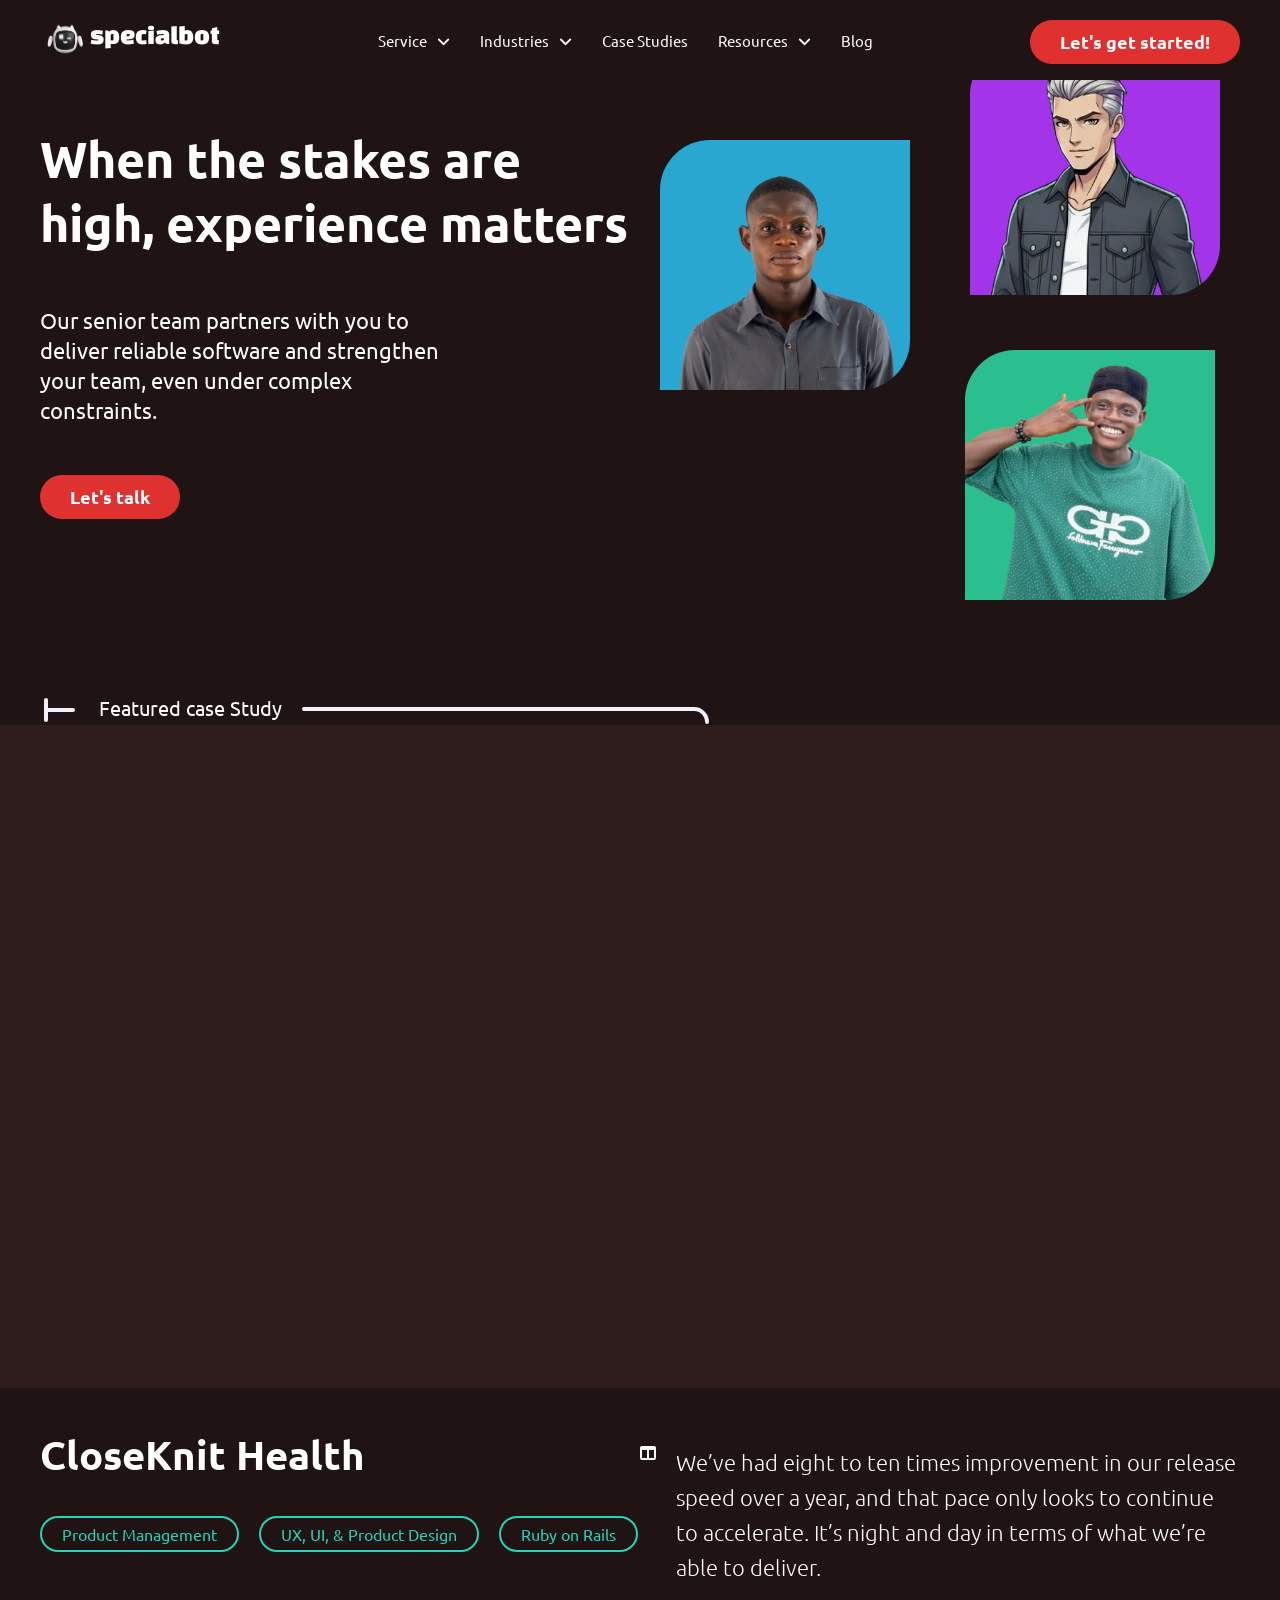
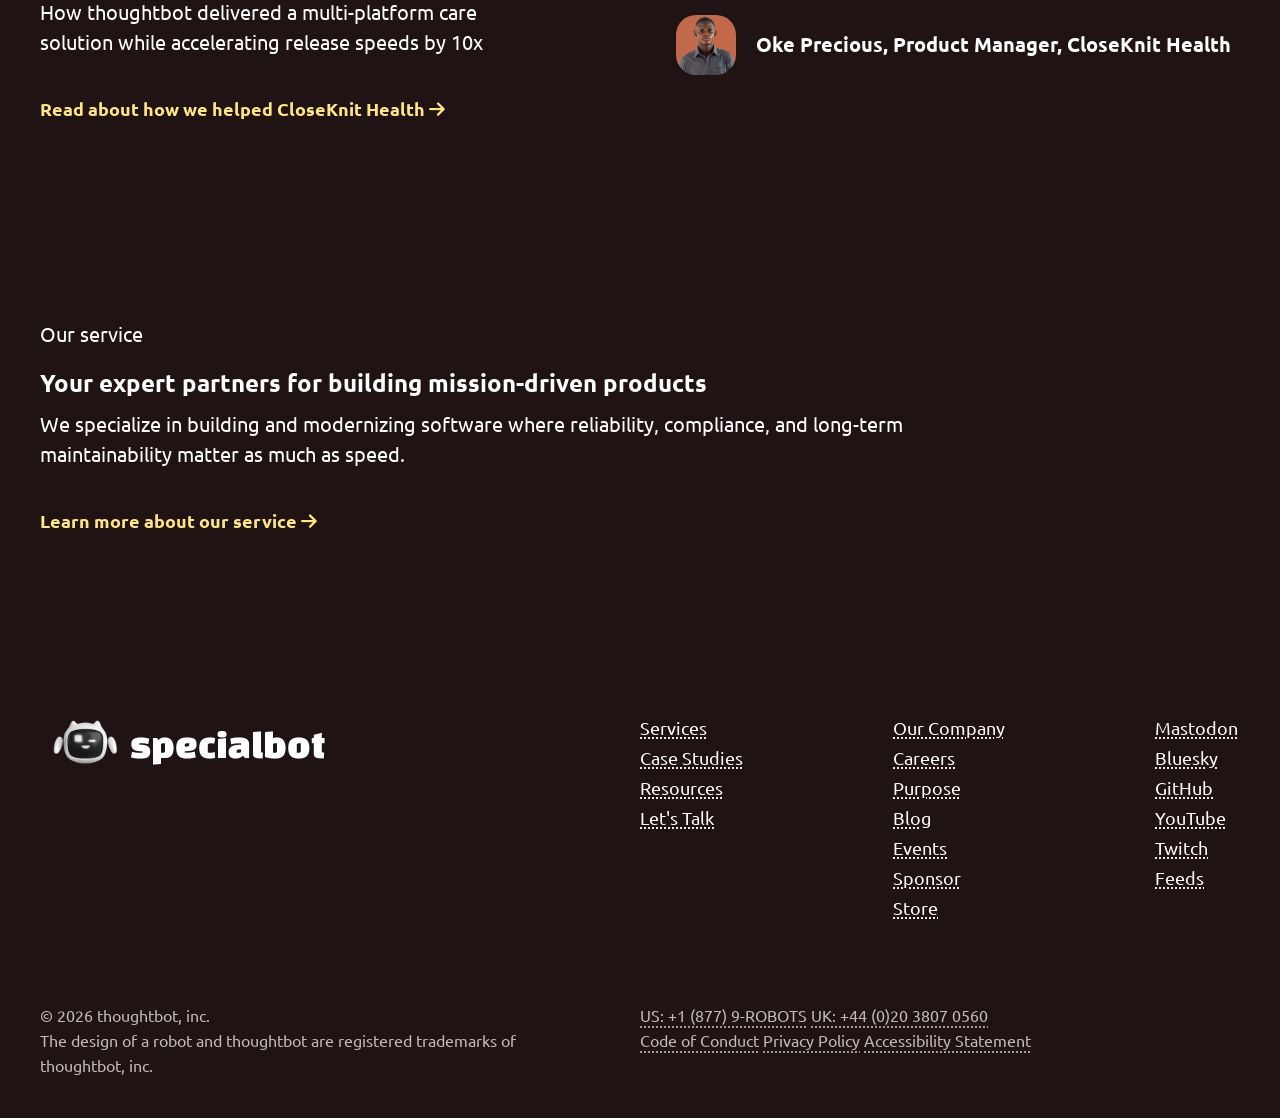
<file: index.html>
<!DOCTYPE html>
<html lang="en">
<head>
    <meta charset="UTF-8">
    <meta name="viewport" content="width=device-width, initial-scale=1.0">
    <title>Precious Giant Robot</title>
    <link rel="icon" href="./Media/redthoughtboticon.ico">
    <link rel="stylesheet" href="./style.css">
    <link rel="stylesheet" href="https://cdnjs.cloudflare.com/ajax/libs/font-awesome/6.5.0/css/all.min.css">
    <link rel="preconnect" href="https://fonts.googleapis.com">
    <link rel="preconnect" href="https://fonts.gstatic.com" crossorigin>
    <link href="https://fonts.googleapis.com/css2?family=Changa+One:ital@0;1&family=Ubuntu:ital,wght@0,300;0,400;0,500;0,700;1,300;1,400;1,500;1,700&display=swap" rel="stylesheet">

</head>
<body>
    <nav class="navbar">
        <div class="botLogo">
            <img src="./Media/aibot.png" alt="">
            <p>specialbot</p>
        </div>

        <div class="navList">
            <p>Service <i class="fa fa-angle-down "></i></p>
            <p>Industries <i class="fa fa-angle-down "></i></p>
            <p>Case Studies</p>
            <p>Resources <i class="fa fa-angle-down "></i></p>
            <p><a href="./thoughtbotasssignment.html" class="blogLink" target="_blank">Blog</a></p>
        </div>
        <div class="getStartedCon">
            <button class="getStarted">Let's get started!</button>
        </div>
    </nav>

    <section class="section1">
        <div class="container1">
            <h1>When the stakes are high, experience matters</h1>
            <p>Our senior team partners with you to deliver reliable software and strengthen your team, even under complex constraints.</p>
            <button class="getStarted">Let's talk</button>
        </div>
        <div class="container2">
            <div class="imgContainer">
                <div class="imgBox imgBox1"></div>
                <div class="imgBox imgBox2"></div>
            </div>
            <div class="imgContainer2">
                <div class="imgBox"></div>
                <div class="imgBox imgBox3"></div>
            </div>
        </div>
    </section>

    <div class="sec2Title">
        <img src="./Media/leftcurveline.svg" alt="">
        <p class="">Featured case Study </p>
        <img src="./Media/curveline.svg" alt="">
    </div>

    <section class="section2">
        <video src="./Media/Closeknit-Infinite-Scroll.mp4"></video>
    </section>

    <section class="section3">
        <div class="closknit">
            <h2>CloseKnit Health</h2>
            <div class="productBtn">
                <p>Product Management</p>
                <p>UX, UI, & Product Design</p>
                <p>Ruby on Rails</p>
            </div>
            <p class="closknitTxt">How thoughtbot delivered a multi-platform care solution while accelerating release speeds by 10x</p>
            <a href="#" class="readAbout">Read about how we helped CloseKnit Health <i class="fa fa-arrow-right"></i></a>
        </div>

        <div class="closknit closknitsec2Txt">
            <i class="fa fa-columns"></i>
            <div class="">
                <p class="closknitTxt2">We’ve had eight to ten times improvement in our release speed over a year, and that pace only looks to continue to accelerate. It’s night and day in terms of what we’re able to deliver.</p>
                <div class="productMan">
                    <div class="productManimg"></div>
                    <h4>Oke Precious, Product Manager, CloseKnit Health</h4>
                </div>
            </div>
        </div>
    </section>

    <section class="section4">
        <p class="ourService">Our service</p>
        <h2>Your expert partners for building mission-driven products</h2>
        <div class="ourServiceCon section3">
            <div>
                <p class="closknitTxt">We specialize in building and modernizing software where reliability, compliance, and long-term maintainability matter as much as speed.</p>
                <a href="#" class="readAbout">Learn more about our service <i class="fa fa-arrow-right"></i></a>
            </div>
            <div></div>
        </div>
    </section>

    <footer class="sec2">
        <div class="footerLogoarea">
            <div class="footerlogocon">
                <img src="./Media/aibot.png" alt="">
                <p>specialbot</p>
            </div>
        </div>

        <div class="footerListCon">
            <ul class="footerList">
                <li><a href="#">Services</a></li>
                <li><a href="#">Case Studies</a></li>
                <li><a href="#">Resources</a></li>
                <li><a href="#">Let's Talk</a></li>
            </ul>

            <ul class="footerList">
                <li><a href="#">Our Company</a></li>
                <li><a href="#">Careers</a></li>
                <li><a href="#">Purpose</a></li>
                <li><a href="#">Blog</a></li>
                <li><a href="#">Events</a></li>
                <li><a href="#">Sponsor</a></li>
                <li><a href="#">Store</a></li>
            </ul>

            <ul class="footerList">
                <li><a href="#">Mastodon</a></li>
                <li><a href="#">Bluesky</a></li>
                <li><a href="#">GitHub</a></li>
                <li><a href="#">YouTube</a></li>
                <li><a href="#">Twitch</a></li>
                <li><a href="#">Feeds</a></li>
            </ul>
        </div>
    </footer>

    <footer class="bottomFooter">
        <div class="smTextCon">
            <p>© 2026 thoughtbot, inc.</p>
            <p>The design of a robot and thoughtbot are registered trademarks of <br> thoughtbot, inc.</p>
        </div>
        <div class="smTextCon">
            <p>
                <a href="#">US: +1 (877) 9-ROBOTS</a>
                <a href="#">UK: +44 (0)20 3807 0560</a>
            </p>
            <p>
                <a href="#">Code of Conduct</a>
                <a href="#">Privacy Policy</a>
                <a href="#">Accessibility Statement</a>
            </p>
        </div>
    </footer>
</body>
</html>
</file>
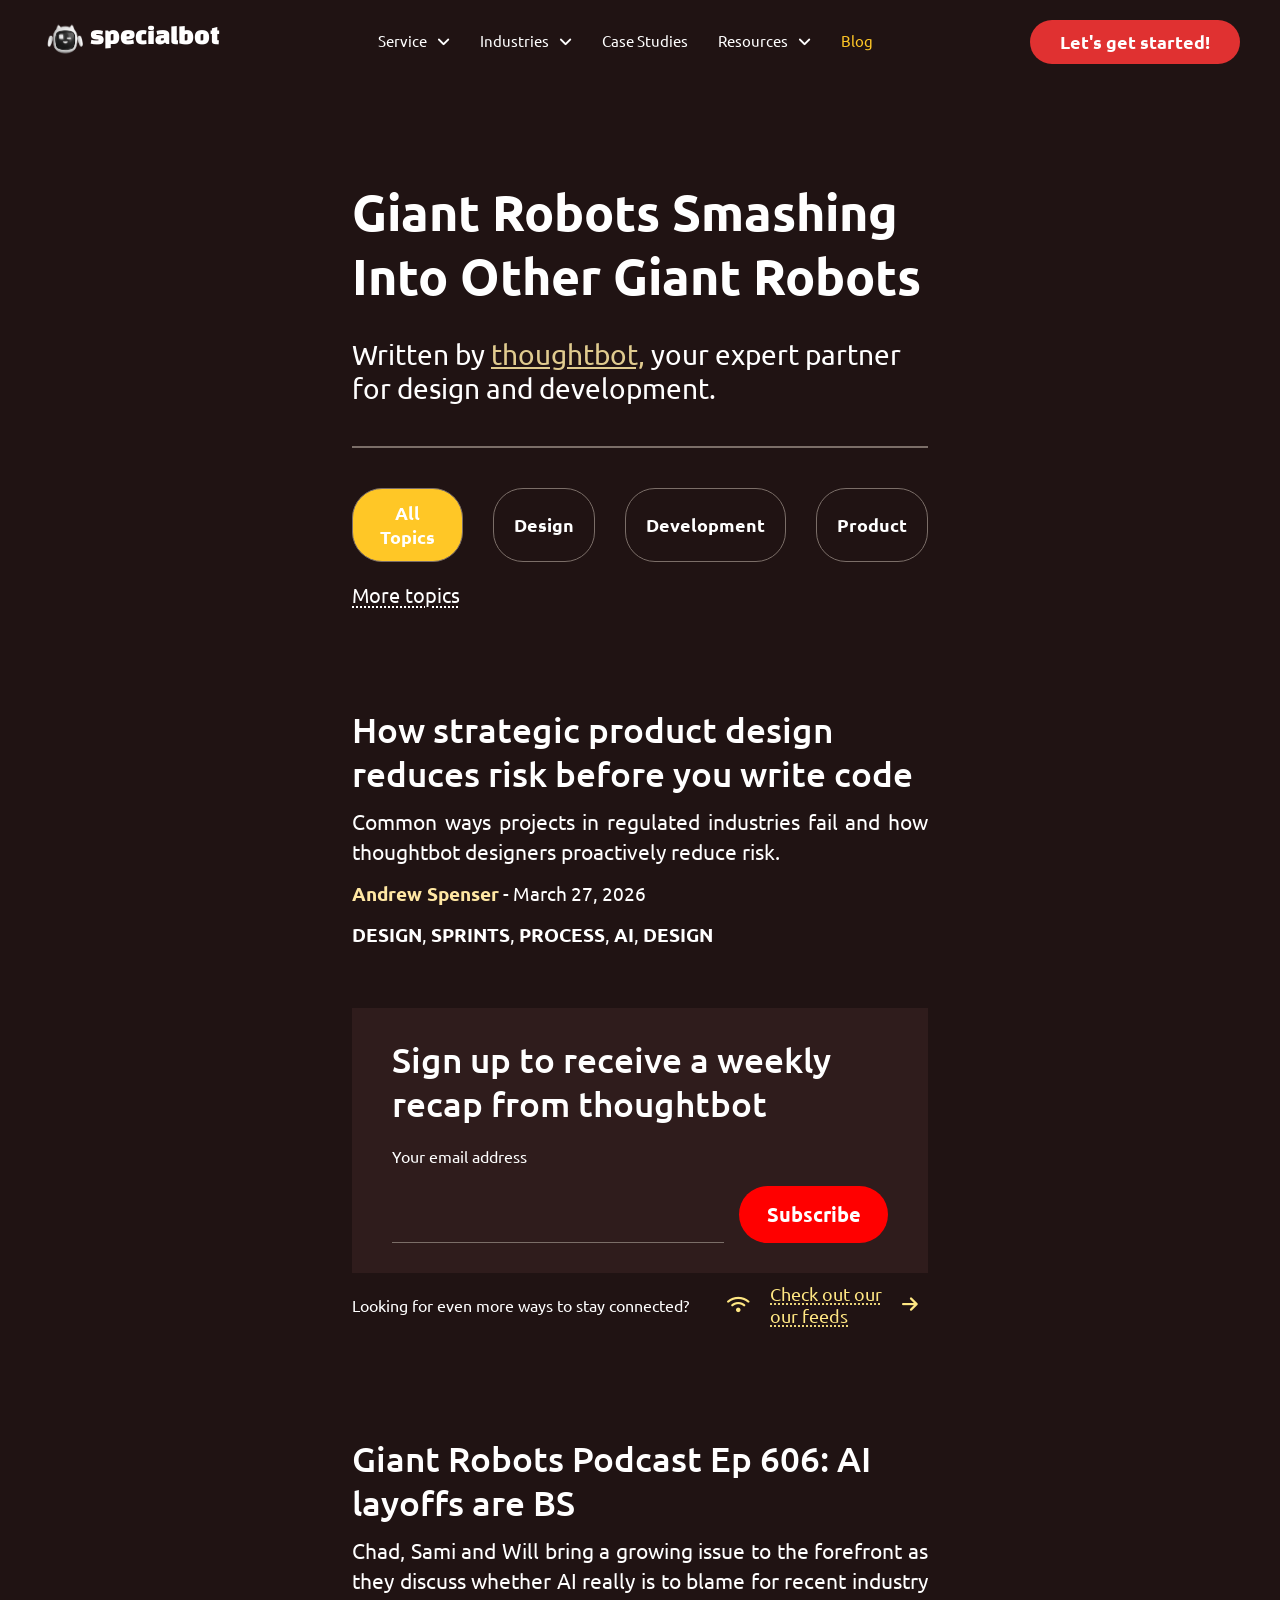
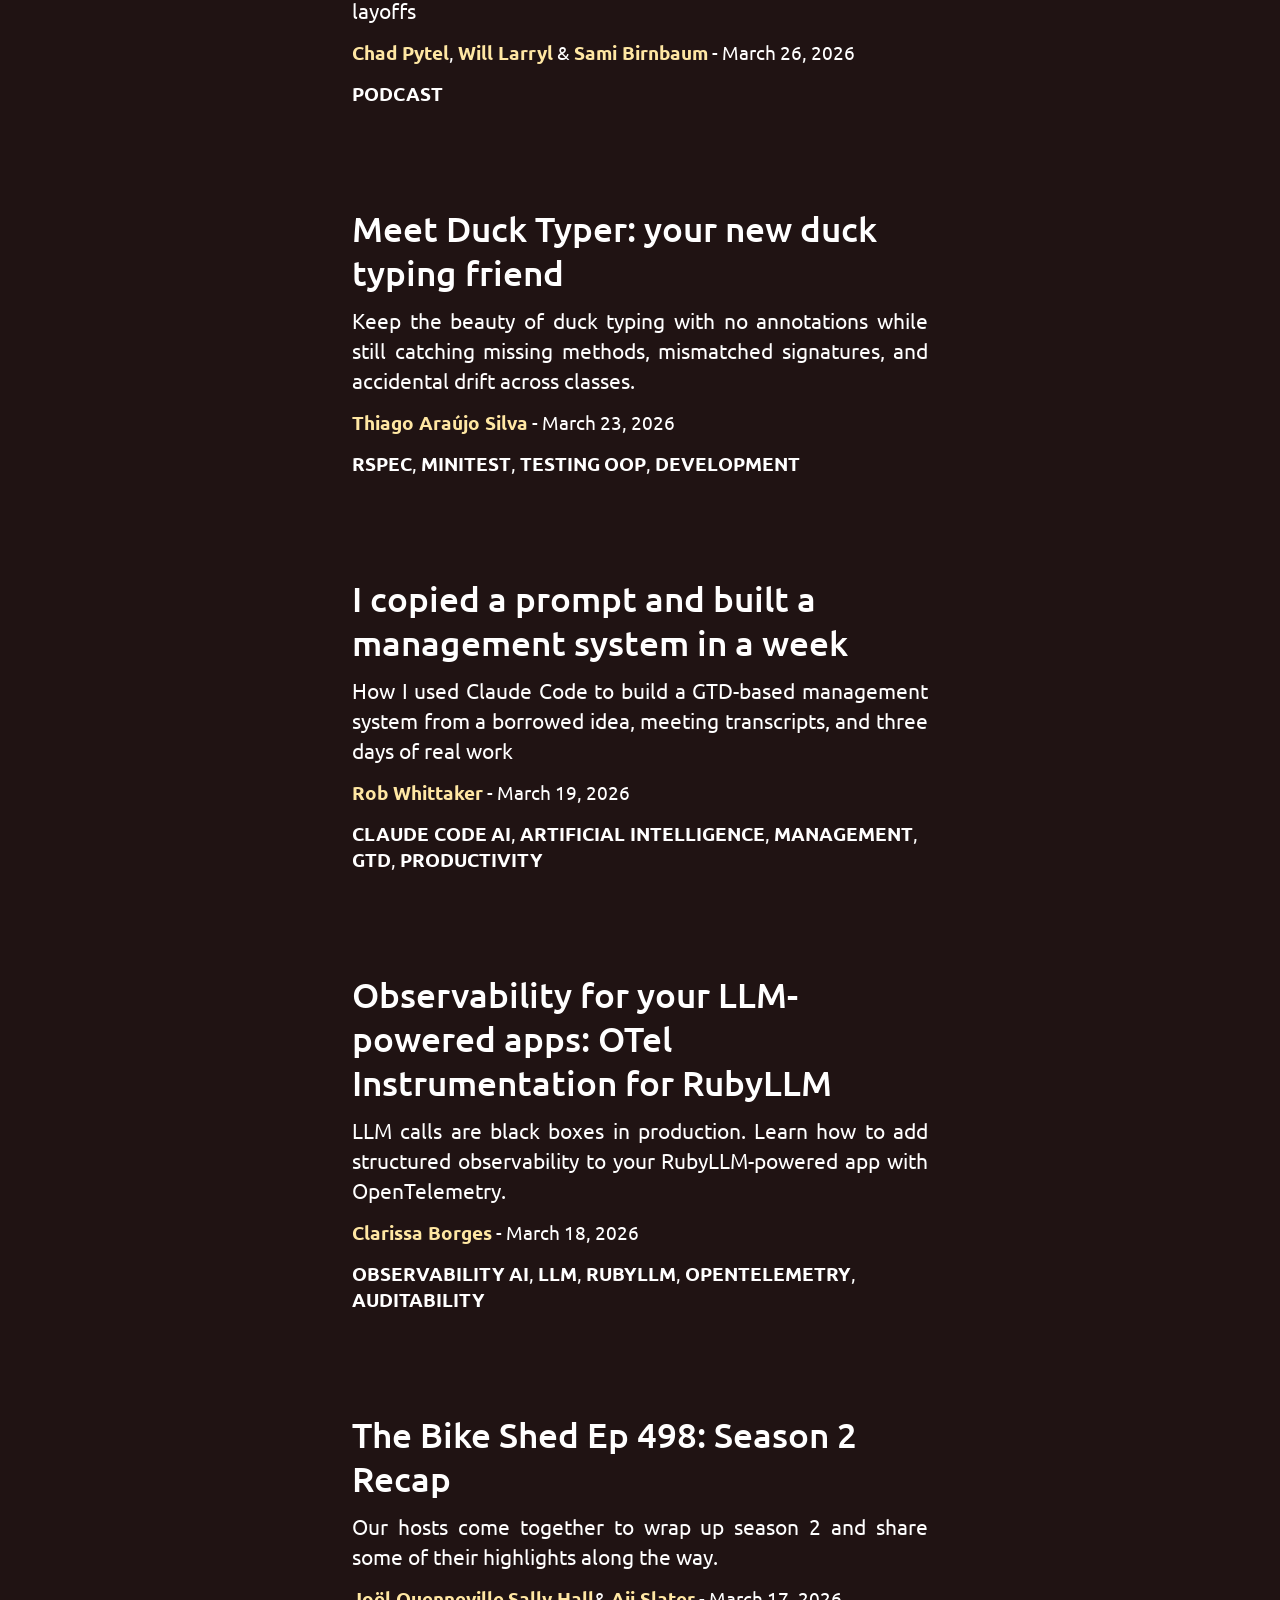
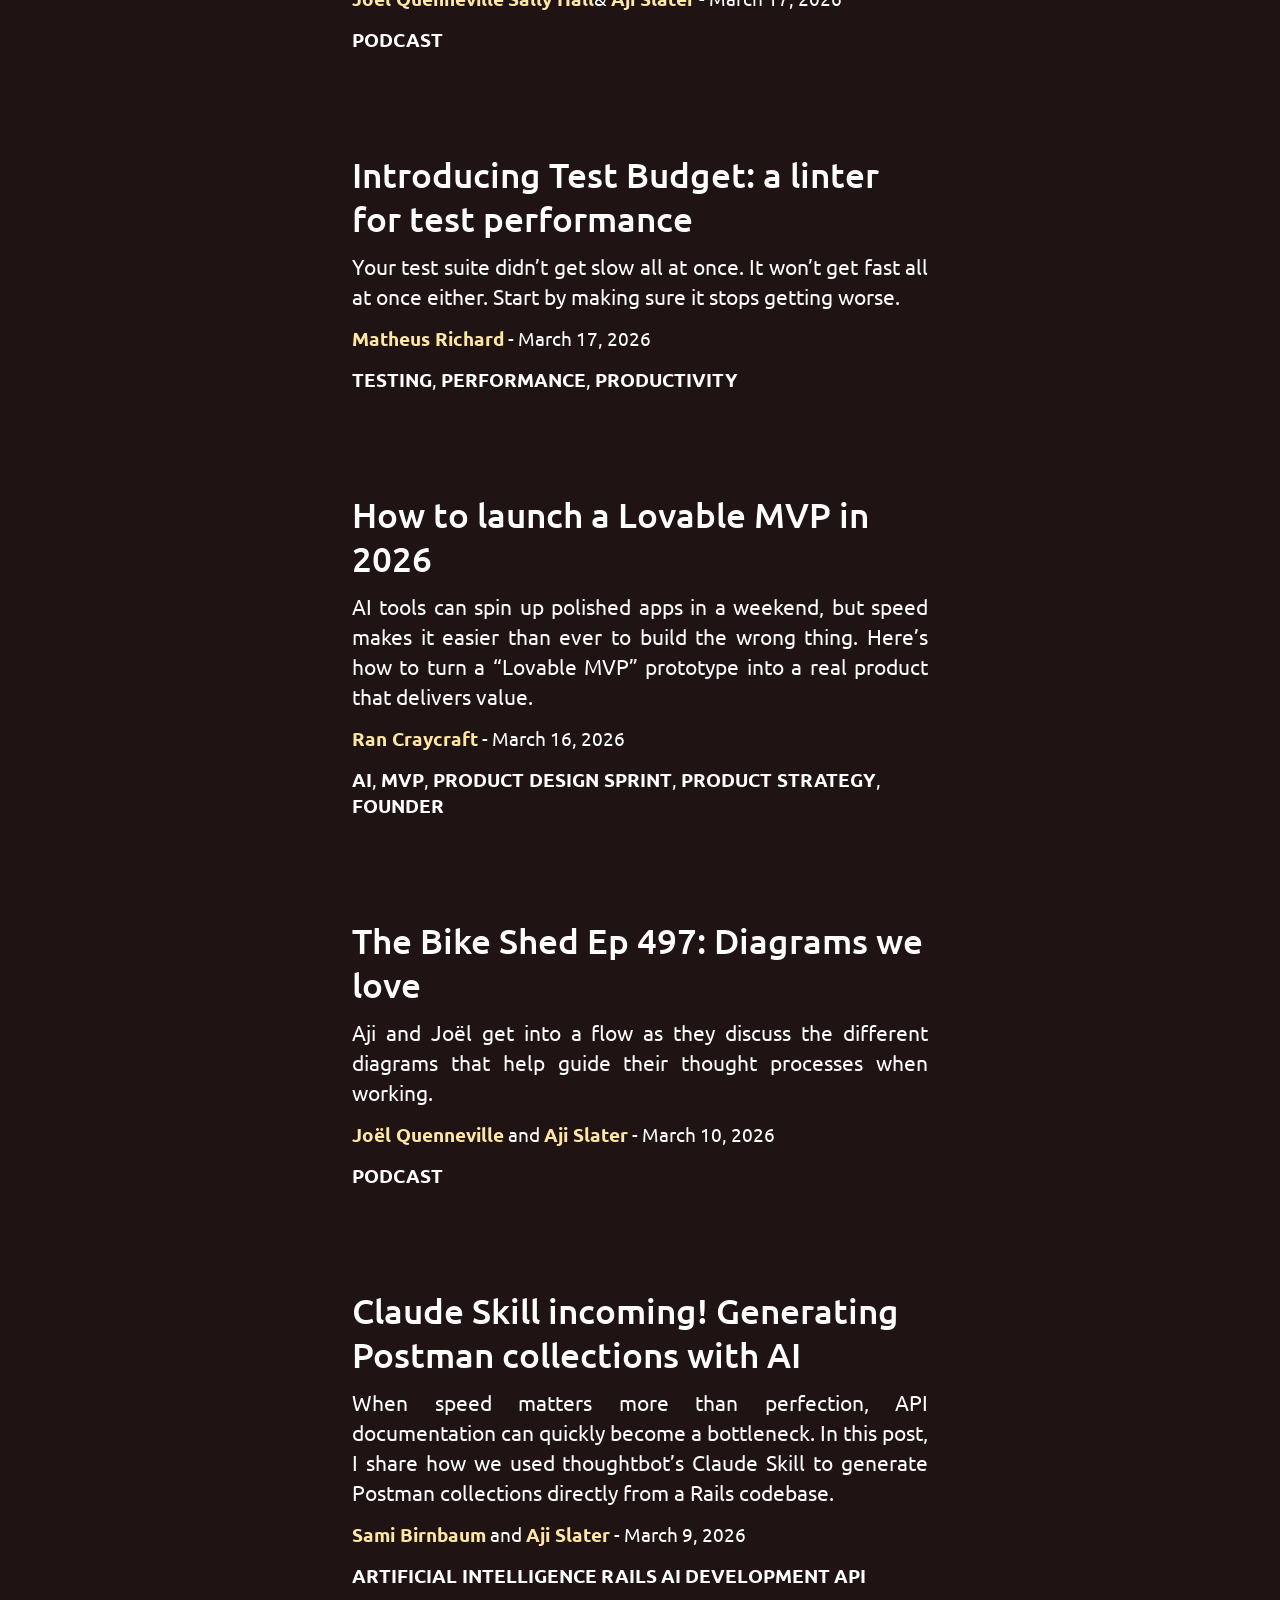
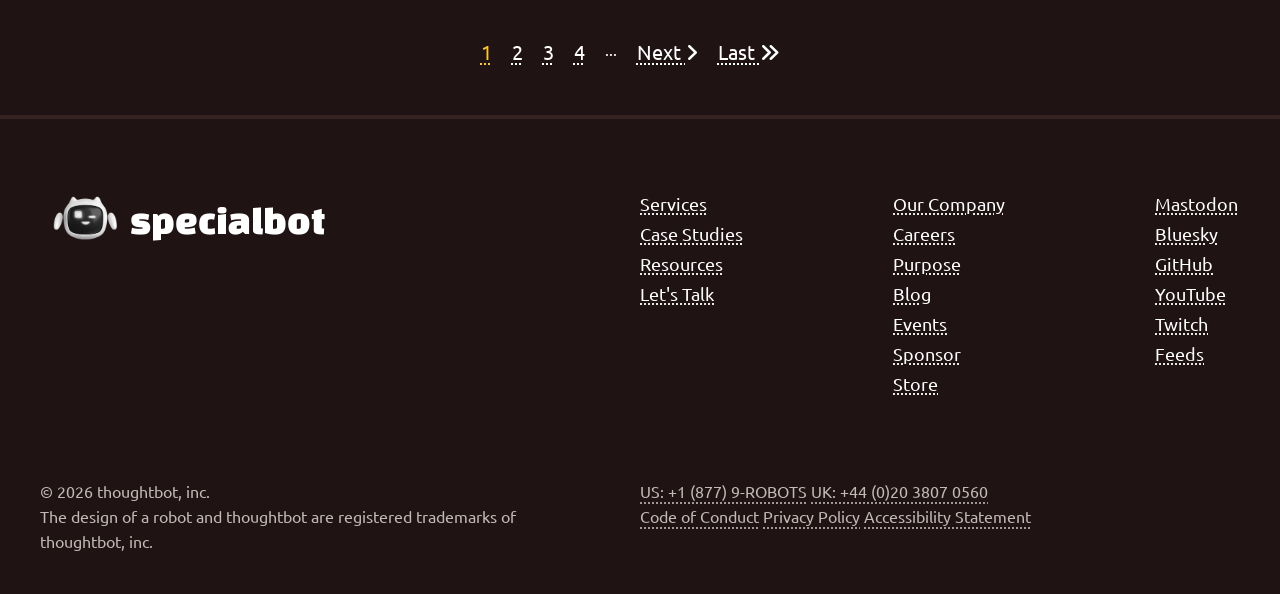
<file: blog.html>
<!DOCTYPE html>
<html lang="en">
<head>
    <meta charset="UTF-8">
    <meta name="viewport" content="width=device-width, initial-scale=1.0">
    <title>Precious Bot Blog</title>
    <link rel="icon" href="./Media/redthoughtboticon.ico">
    <!-- <link rel="stylesheet" href="./blog.css"> -->
     <link rel="stylesheet" href="./style.css">
    <link rel="stylesheet" href="https://cdnjs.cloudflare.com/ajax/libs/font-awesome/6.5.0/css/all.min.css">
    <link rel="preconnect" href="https://fonts.googleapis.com">
    <link rel="preconnect" href="https://fonts.gstatic.com" crossorigin>
    <link href="https://fonts.googleapis.com/css2?family=Changa+One:ital@0;1&family=Ubuntu:ital,wght@0,300;0,400;0,500;0,700;1,300;1,400;1,500;1,700&display=swap" rel="stylesheet">
</head>
<body>
    <nav class="navbar">
        <div class="botLogo">
            <img src="./Media/aibot.png" alt="">
            <p>specialbot</p>
        </div>

        <div class="navList">
            <p>Service <i class="fa fa-angle-down "></i></p>
            <p>Industries <i class="fa fa-angle-down "></i></p>
            <p>Case Studies</p>
            <p>Resources <i class="fa fa-angle-down "></i></p>
            <p style="color: #FFC726;">Blog</p>
        </div>
        <div class="getStartedCon">
            <button class="getStarted">Let's get started!</button>
        </div>
    </nav>

    <section class="sec1">  
        <h1>Giant Robots Smashing Into Other Giant Robots</h1>
        <p class="writtenBy">
            Written by
            <a href="#">thoughtbot,</a> 
            your expert partner for design and development.
        </p>
        <hr>
        <div class="allTopicBtn">
            <button class="allTopic"><a href="">All Topics</a></button>
            <button><a href="#">Design</a></button>
            <button><a href="#">Development</a></button>
            <button><a href="#">Product</a></button>
        </div>
        <a href="#" class="moreTopics">More topics</a>

        <div class="giantRobots">
            <a href="#" class="strategicPro">How strategic product design reduces risk before you write code</a>
            <p class="textContent">Common ways projects in regulated industries fail and how thoughtbot designers proactively reduce risk.</p>
            <p class="andrew">
                <a href="#">Andrew Spenser</a>
                - March 27, 2026
            </p>
            <p class="andrew andrew2">
                <a href="#">Design</a>,
                <a href="#">Sprints</a>,
                <a href="#">Process</a>,
                <a href="#">AI</a>,
                <a href="#">Design</a>
            </p>
        </div>

        <div class="signUp">
            <a href="#" class="strategicPro">Sign up to receive a weekly recap from thoughtbot</a>
            <br><br>
            <label for="">Your email address</label>
            <br><br>
            <div class="emailSub">
                <input type="email">
                <button>Subscribe</button>
            </div>
        </div>

        <div class="lookingFor">
            <p>Looking for even more ways to stay connected?</p>
            <a href="#" class="checkout">
                <i class="fa fa-wifi"></i>
                <p>Check out our <br>our feeds</p>
                <i class="fa fa-arrow-right"></i>
            </a>
        </div>

        <div class="giantRobots">
            <a href="#" class="strategicPro">Giant Robots Podcast Ep 606: AI layoffs are BS</a>
            <p class="textContent">Chad, Sami and Will bring a growing issue to the forefront as they discuss whether AI really is to blame for recent industry layoffs</p>
            <p class="andrew">
                <a href="#">Chad Pytel</a>,
                <a href="#">Will Larryl</a> &
                <a href="#">Sami Birnbaum</a>
                - March 26, 2026
            </p>
            <p class="andrew andrew2">
                <a href="#">Podcast</a>
            </p>
        </div>

        <div class="giantRobots">
            <a href="#" class="strategicPro">Meet Duck Typer: your new duck typing friend</a>
            <p class="textContent">Keep the beauty of duck typing with no annotations while still catching missing methods, mismatched signatures, and accidental drift across classes.</p>
            <p class="andrew">
                <a href="#">Thiago Araújo Silva</a>
                - March 23, 2026
            </p>
            <p class="andrew andrew2">
                <a href="#">RSpec</a>,
                <a href="#">Minitest</a>,
                <a href="#">Testing</a>
                <a href="#">OOP</a>,
                <a href="#">Development</a>
            </p>
        </div>

        <div class="giantRobots">
            <a href="#" class="strategicPro">I copied a prompt and built a management system in a week</a>
            <p class="textContent">How I used Claude Code to build a GTD-based management system from a borrowed idea, meeting transcripts, and three days of real work</p>
            <p class="andrew">
                <a href="#">Rob Whittaker</a>
                - March 19, 2026
            </p>
            <p class="andrew andrew2">
                <a href="#">Claude Code</a>
                <a href="#">AI</a>,
                <a href="#">Artificial Intelligence</a>,
                <a href="#">Management</a>,
                <a href="#">Gtd</a>,
                <a href="#">Productivity</a>
            </p>
        </div>

        <div class="giantRobots">
            <a href="#" class="strategicPro">Observability for your LLM-powered apps: OTel Instrumentation for RubyLLM</a>
            <p class="textContent">LLM calls are black boxes in production. Learn how to add structured observability to your RubyLLM-powered app with OpenTelemetry.</p>
            <p class="andrew">
                <a href="#">Clarissa Borges</a>
                - March 18, 2026
            </p>
            <p class="andrew andrew2">     
                <a href="#">Observability</a>
                <a href="#">AI</a>,
                <a href="#">Llm</a>,
                <a href="#">Rubyllm</a>,
                <a href="#">Opentelemetry</a>,
                <a href="#">Auditability</a>
            </p>
        </div>

        <div class="giantRobots">
            <a href="#" class="strategicPro">The Bike Shed Ep 498: Season 2 Recap</a>
            <p class="textContent">Our hosts come together to wrap up season 2 and share some of their highlights along the way.</p>
            <p class="andrew">
                <a href="#">Joël Quenneville</a>
                <a href="#">Sally Hall</a>&
                <a href="#">Aji Slater</a>
                - March 17, 2026
            </p>
            <p class="andrew andrew2">     
                <a href="#">Podcast</a>
            </p>
        </div>

        <div class="giantRobots">
            <a href="#" class="strategicPro">Introducing Test Budget: a linter for test performance</a>
            <p class="textContent">Your test suite didn’t get slow all at once. It won’t get fast all at once either. Start by making sure it stops getting worse.</p>
            <p class="andrew">
                <a href="#">Matheus Richard</a>
                - March 17, 2026
            </p>
            <p class="andrew andrew2">     
                <a href="#">Testing</a>,
                <a href="#">Performance</a>,
                <a href="#">Productivity</a>
            </p>
        </div>

        <div class="giantRobots">
            <a href="#" class="strategicPro">How to launch a Lovable MVP in 2026</a>
            <p class="textContent">AI tools can spin up polished apps in a weekend, but speed makes it easier than ever to build the wrong thing. Here’s how to turn a “Lovable MVP” prototype into a real product that delivers value.</p>
            <p class="andrew">
                <a href="#">Ran Craycraft</a>
                - March 16, 2026
            </p>
            <p class="andrew andrew2">
                <a href="#">AI</a>,
                <a href="#">MVP</a>,
                <a href="#">Product Design Sprint</a>,
                <a href="#">Product Strategy</a>,
                <a href="#">Founder</a>
            </p>
        </div>

        <div class="giantRobots">
            <a href="#" class="strategicPro">The Bike Shed Ep 497: Diagrams we love</a>
            <p class="textContent">Aji and Joël get into a flow as they discuss the different diagrams that help guide their thought processes when working.</p>
            <p class="andrew">
                <a href="#">Joël Quenneville</a>
                and
                <a href="#">Aji Slater</a>
                - March 10, 2026
            </p>
            <p class="andrew andrew2">
                <a href="#">Podcast</a>
            </p>
        </div>

        <div class="giantRobots">
            <a href="#" class="strategicPro">Claude Skill incoming! Generating Postman collections with AI</a>
            <p class="textContent">When speed matters more than perfection, API documentation can quickly become a bottleneck. In this post, I share how we used thoughtbot’s Claude Skill to generate Postman collections directly from a Rails codebase.</p>
            <p class="andrew">
                <a href="#">Sami Birnbaum</a>
                and
                <a href="#">Aji Slater</a>
                - March 9, 2026
            </p>
            <p class="andrew andrew2">
                <a href="#">Artificial Intelligence</a>
                <a href="#">Rails</a>
                <a href="#">AI</a>
                <a href="#">Development</a>
                <a href="#">API</a>
            </p>
        </div>

        <div class="nextPrev">
            <a href="#" class="nextPrev1">1</a>
            <a href="#">2</a>
            <a href="#">3</a>
            <a href="#">4</a>
            <p>...</p>
            <a href="#">Next <i class="fa fa-angle-right"></i></a>
            <a href="#">Last <i class="fa fa-angles-right"></i></a>
            <a href="#"></a>
        </div>

    </section>
    <hr class="secEnd">

    <footer class="sec2">
        <div class="footerLogoarea">
            <div class="footerlogocon">
                <img src="./Media/aibot.png" alt="">
                <p>specialbot</p>
            </div>
        </div>

        <div class="footerListCon">
            <ul class="footerList">
                <li><a href="#">Services</a></li>
                <li><a href="#">Case Studies</a></li>
                <li><a href="#">Resources</a></li>
                <li><a href="#">Let's Talk</a></li>
            </ul>

            <ul class="footerList">
                <li><a href="#">Our Company</a></li>
                <li><a href="#">Careers</a></li>
                <li><a href="#">Purpose</a></li>
                <li><a href="#">Blog</a></li>
                <li><a href="#">Events</a></li>
                <li><a href="#">Sponsor</a></li>
                <li><a href="#">Store</a></li>
            </ul>

            <ul class="footerList">
                <li><a href="#">Mastodon</a></li>
                <li><a href="#">Bluesky</a></li>
                <li><a href="#">GitHub</a></li>
                <li><a href="#">YouTube</a></li>
                <li><a href="#">Twitch</a></li>
                <li><a href="#">Feeds</a></li>
            </ul>
        </div>
    </footer>

    <footer class="bottomFooter">
        <div class="smTextCon">
            <p>© 2026 thoughtbot, inc.</p>
            <p>The design of a robot and thoughtbot are registered trademarks of <br> thoughtbot, inc.</p>
        </div>
        <div class="smTextCon">
            <p>
                <a href="#">US: +1 (877) 9-ROBOTS</a>
                <a href="#">UK: +44 (0)20 3807 0560</a>
            </p>
            <p>
                <a href="#">Code of Conduct</a>
                <a href="#">Privacy Policy</a>
                <a href="#">Accessibility Statement</a>
            </p>
        </div>
    </footer>

</body>
</html>
</file>
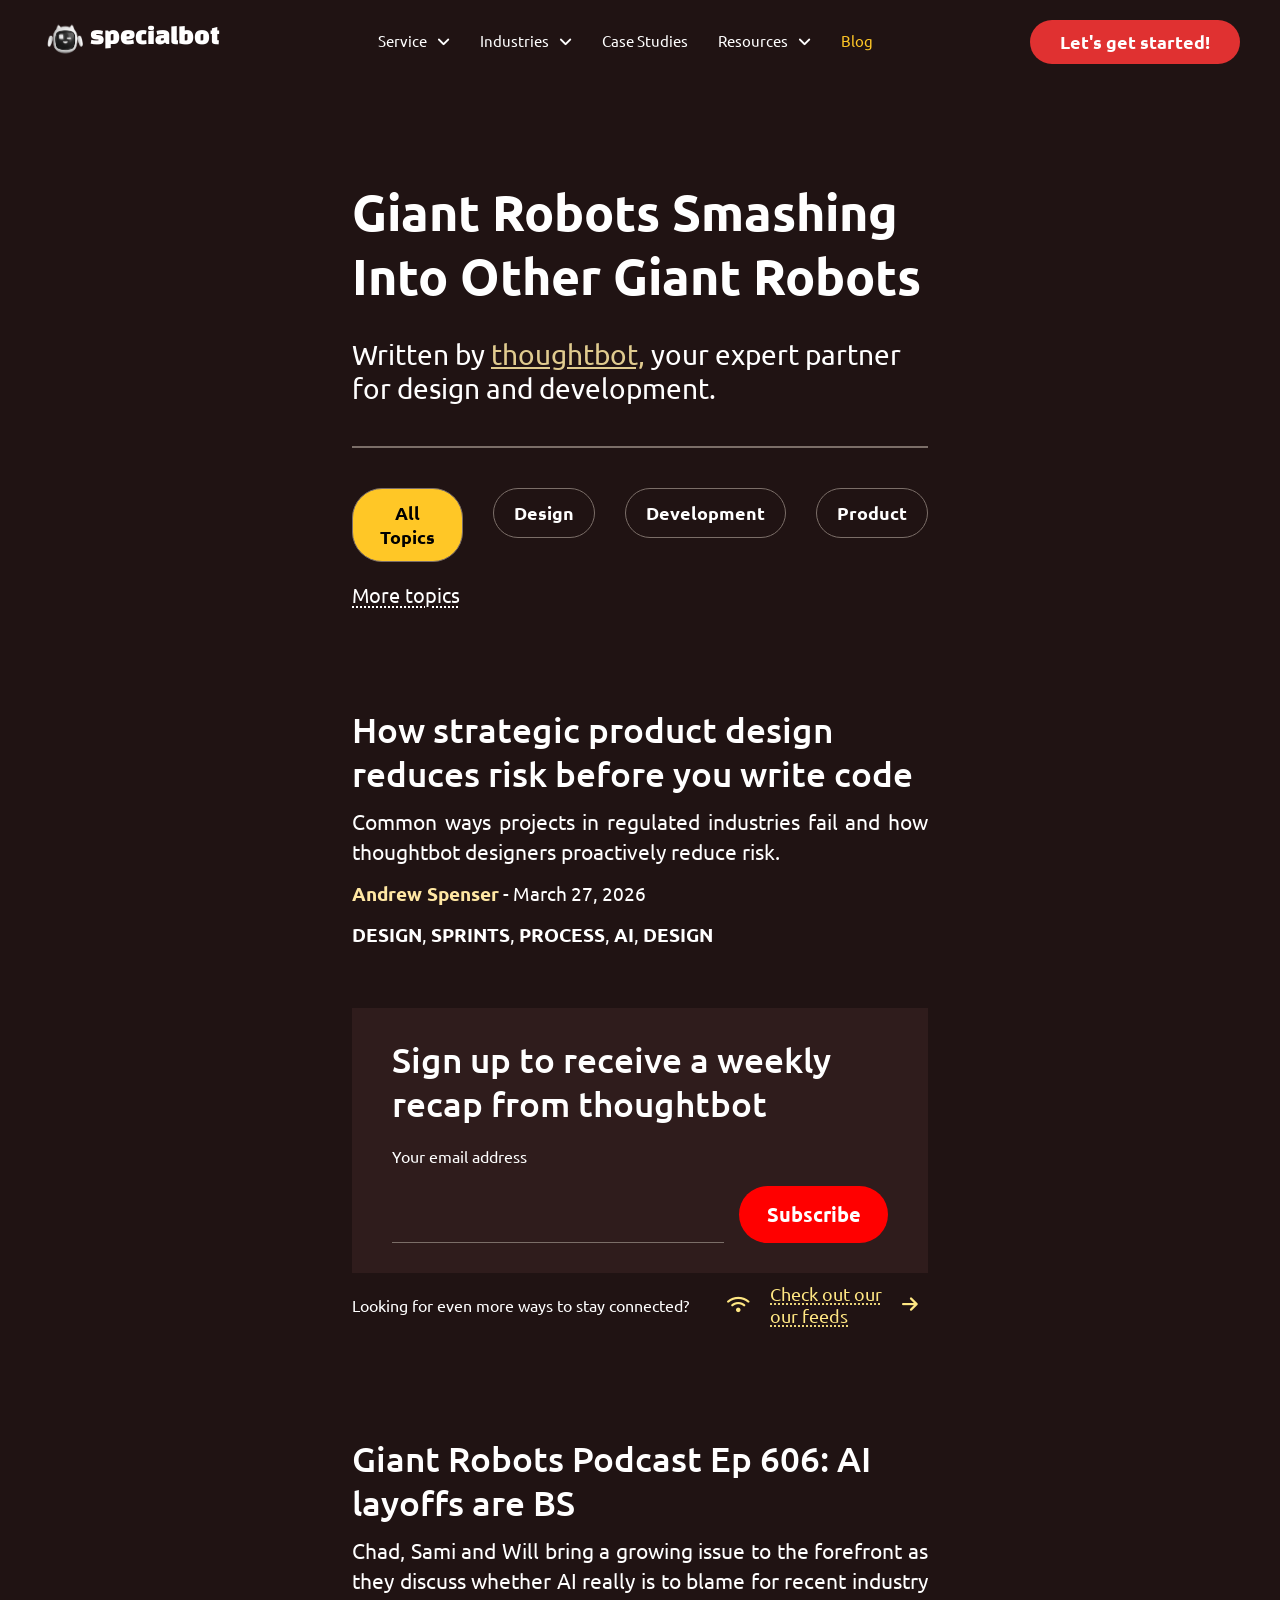
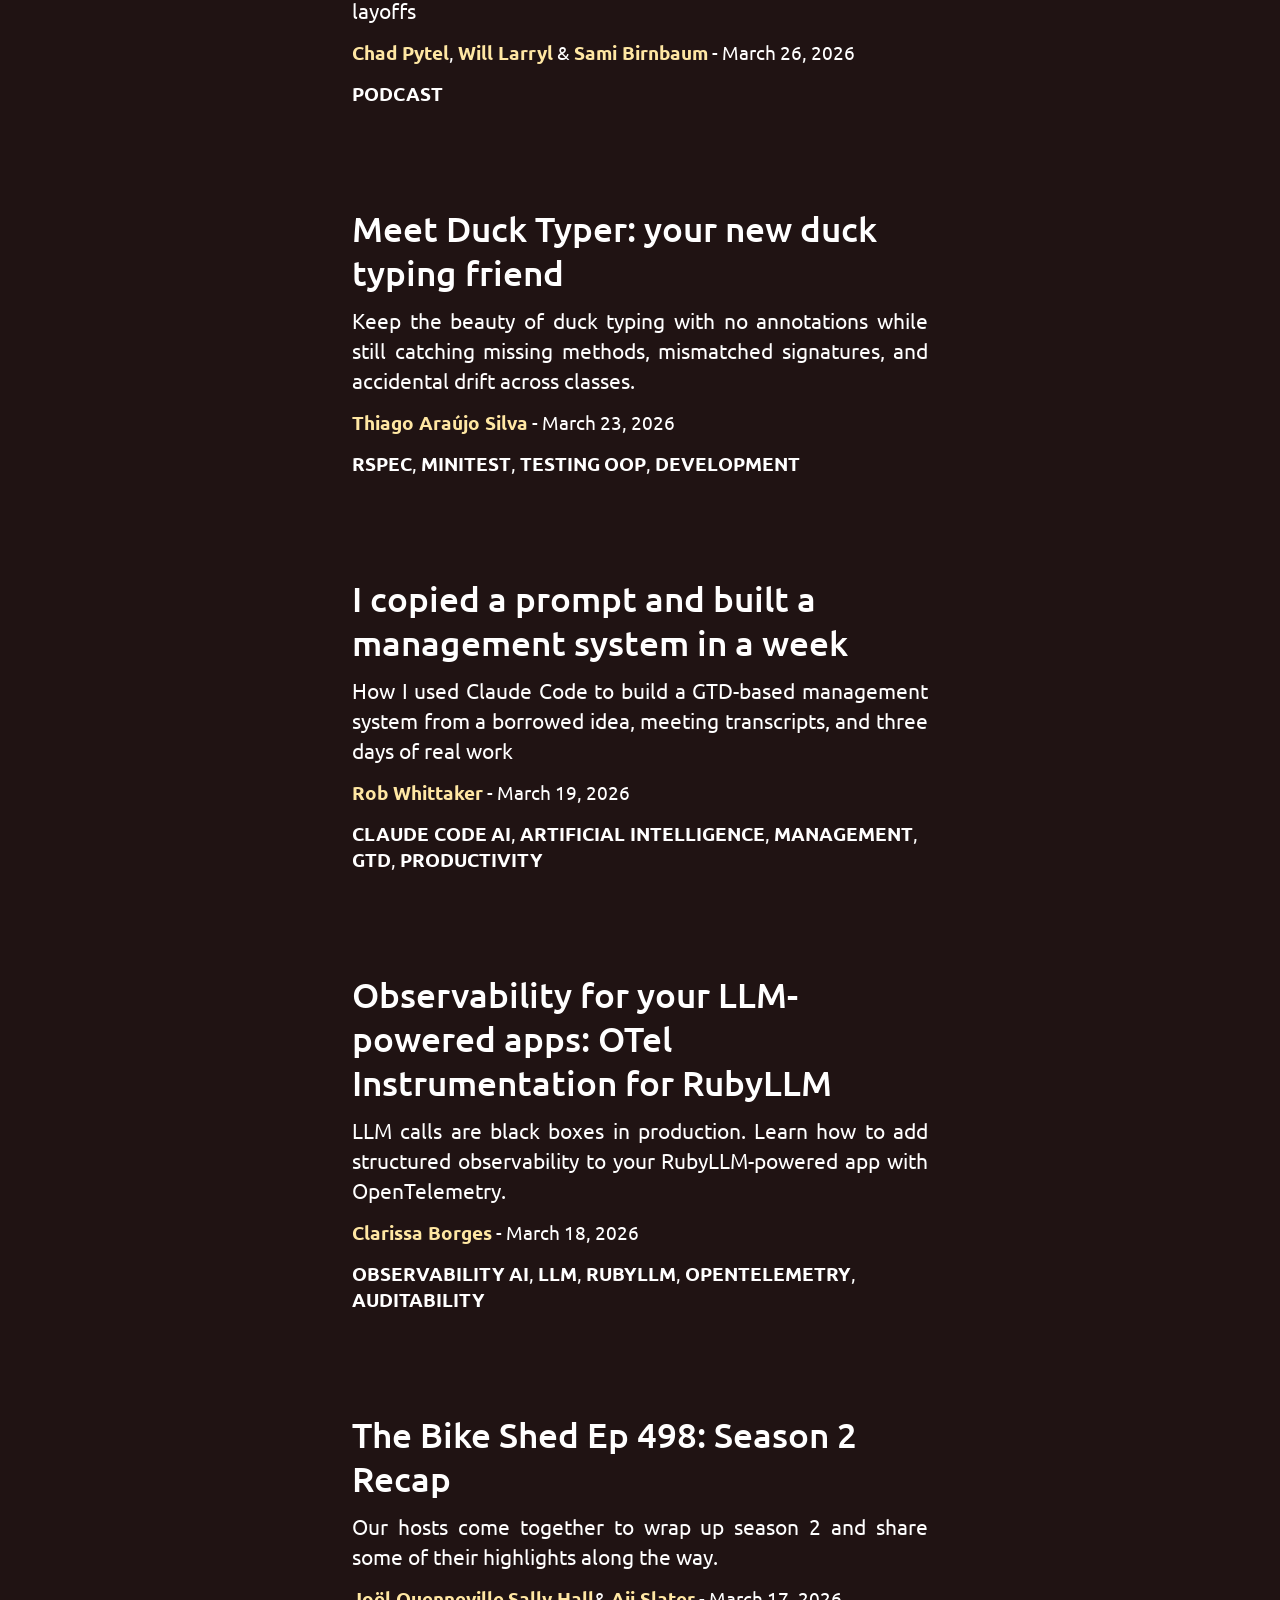
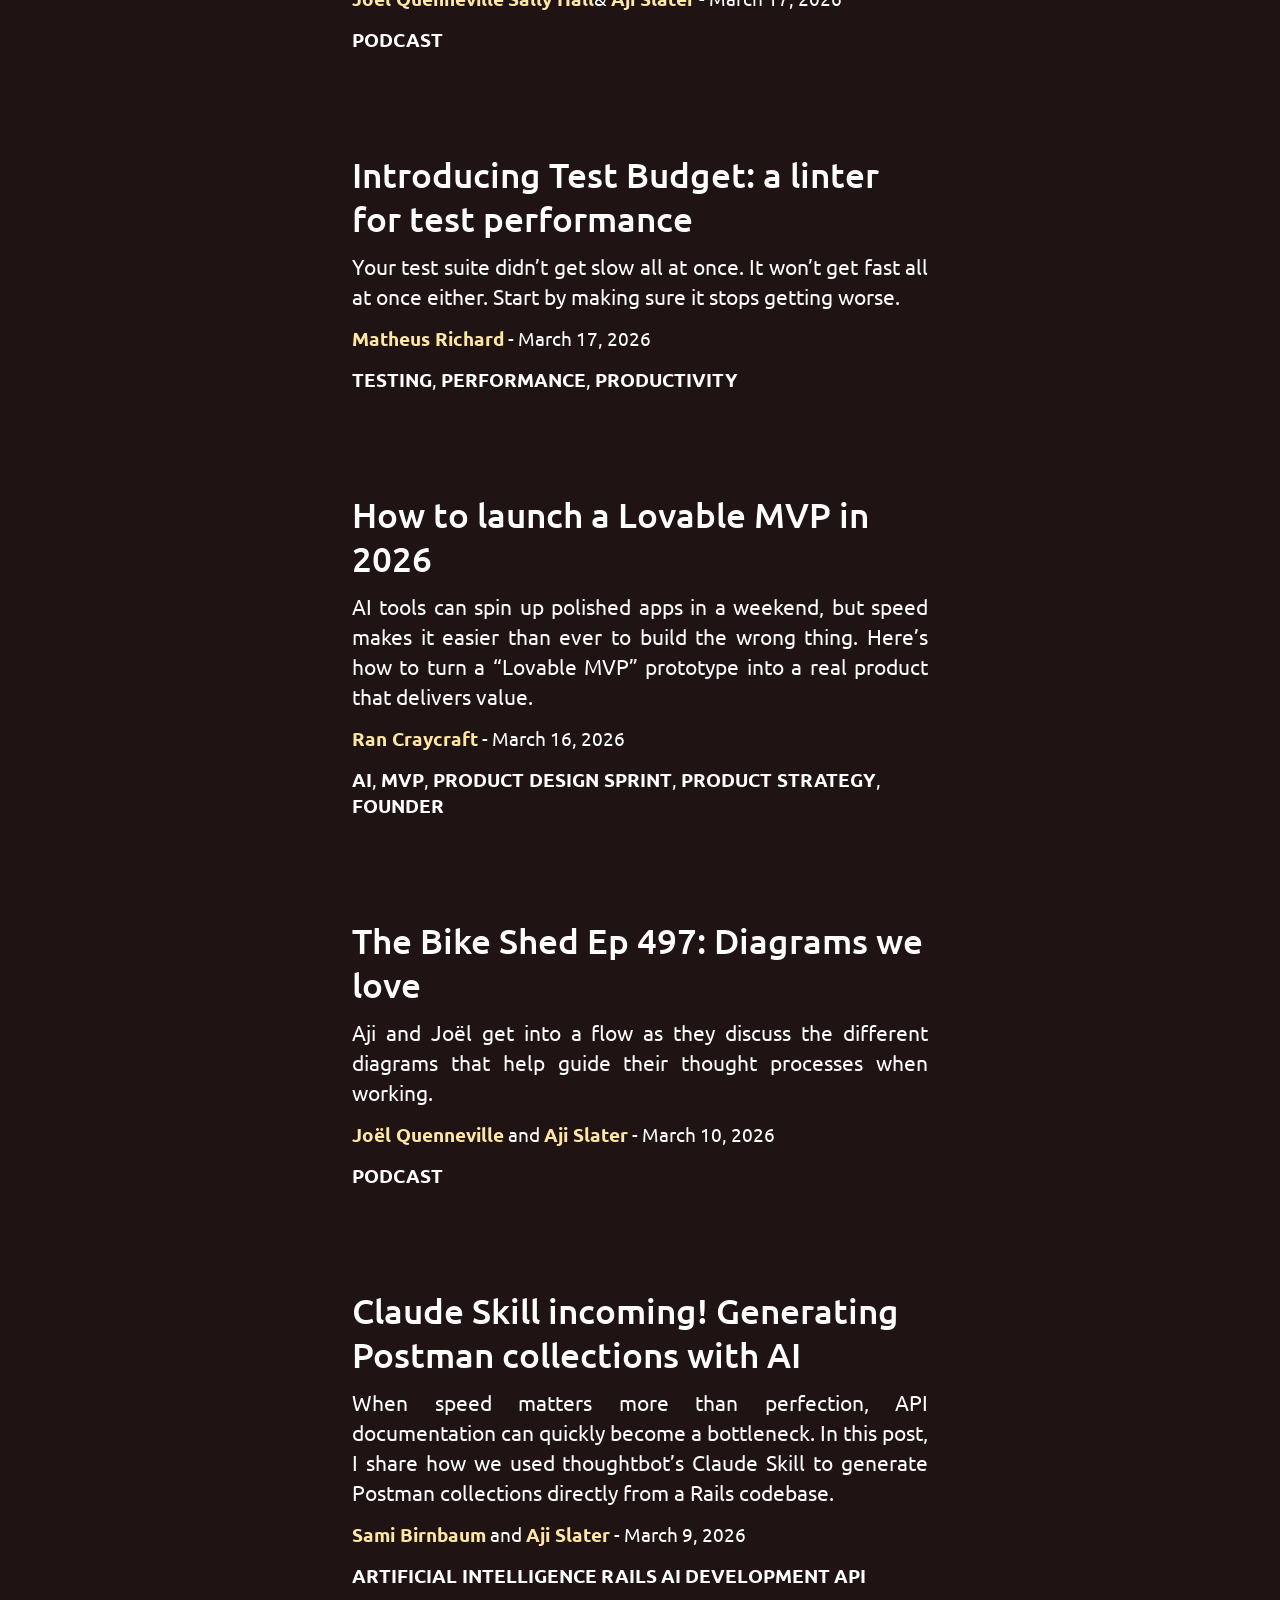
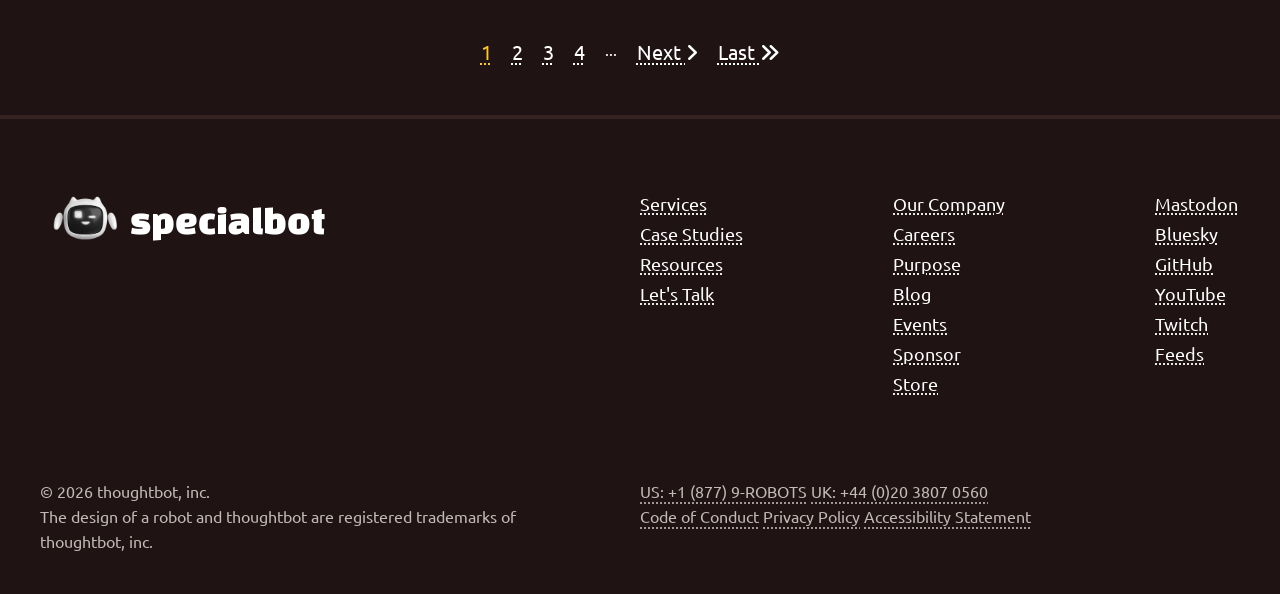
<file: thoughtbotasssignment.html>
<!DOCTYPE html>
<html lang="en">
<head>
    <meta charset="UTF-8">
    <meta name="viewport" content="width=device-width, initial-scale=1.0">
    <title>Precious Bot Blog</title>
    <link rel="icon" href="./Media/redthoughtboticon.ico">
    <!-- <link rel="stylesheet" href="./blog.css"> -->
     <link rel="stylesheet" href="./style.css">
    <link rel="stylesheet" href="https://cdnjs.cloudflare.com/ajax/libs/font-awesome/6.5.0/css/all.min.css">
    <link rel="preconnect" href="https://fonts.googleapis.com">
    <link rel="preconnect" href="https://fonts.gstatic.com" crossorigin>
    <link href="https://fonts.googleapis.com/css2?family=Changa+One:ital@0;1&family=Ubuntu:ital,wght@0,300;0,400;0,500;0,700;1,300;1,400;1,500;1,700&display=swap" rel="stylesheet">
</head>
<body>
    <nav class="navbar">
        <div class="botLogo">
            <img src="./Media/aibot.png" alt="">
            <p>specialbot</p>
        </div>

        <div class="navList">
            <p>Service <i class="fa fa-angle-down "></i></p>
            <p>Industries <i class="fa fa-angle-down "></i></p>
            <a href="#"><p>Case Studies</p></a>
            <p>Resources <i class="fa fa-angle-down "></i></p>
            <p style="color: #FFC726;">Blog</p>
        </div>
        <div class="getStartedCon">
            <button class="getStarted">Let's get started!</button>
        </div>
    </nav>

    <section class="sec1">  
        <h1>Giant Robots Smashing Into Other Giant Robots</h1>
        <p class="writtenBy">
            Written by
            <a href="#">thoughtbot,</a> 
            your expert partner for design and development.
        </p>
        <hr>
        <div class="allTopicBtn">
            <a href=""><button class="allTopic">All Topics</button></a>
            <a href="#"><button>Design</button></a>
            <a href="#"><button>Development</button></a>
            <a href="#"><button>Product</button></a>
        </div>
        <a href="#" class="moreTopics">More topics</a>

        <div class="giantRobots">
            <a href="#" class="strategicPro">How strategic product design reduces risk before you write code</a>
            <p class="textContent">Common ways projects in regulated industries fail and how thoughtbot designers proactively reduce risk.</p>
            <p class="andrew">
                <a href="#">Andrew Spenser</a>
                - March 27, 2026
            </p>
            <p class="andrew andrew2">
                <a href="#">Design</a>,
                <a href="#">Sprints</a>,
                <a href="#">Process</a>,
                <a href="#">AI</a>,
                <a href="#">Design</a>
            </p>
        </div>

        <div class="signUp">
            <a href="#" class="strategicPro">Sign up to receive a weekly recap from thoughtbot</a>
            <br><br>
            <label for="">Your email address</label>
            <br><br>
            <div class="emailSub">
                <input type="email">
                <button>Subscribe</button>
            </div>
        </div>

        <div class="lookingFor">
            <p>Looking for even more ways to stay connected?</p>
            <a href="#" class="checkout">
                <i class="fa fa-wifi"></i>
                <p>Check out our <br>our feeds</p>
                <i class="fa fa-arrow-right arrowGo"></i>
            </a>
        </div>

        <div class="giantRobots">
            <a href="#" class="strategicPro">Giant Robots Podcast Ep 606: AI layoffs are BS</a>
            <p class="textContent">Chad, Sami and Will bring a growing issue to the forefront as they discuss whether AI really is to blame for recent industry layoffs</p>
            <p class="andrew">
                <a href="#">Chad Pytel</a>,
                <a href="#">Will Larryl</a> &
                <a href="#">Sami Birnbaum</a>
                - March 26, 2026
            </p>
            <p class="andrew andrew2">
                <a href="#">Podcast</a>
            </p>
        </div>

        <div class="giantRobots">
            <a href="#" class="strategicPro">Meet Duck Typer: your new duck typing friend</a>
            <p class="textContent">Keep the beauty of duck typing with no annotations while still catching missing methods, mismatched signatures, and accidental drift across classes.</p>
            <p class="andrew">
                <a href="#">Thiago Araújo Silva</a>
                - March 23, 2026
            </p>
            <p class="andrew andrew2">
                <a href="#">RSpec</a>,
                <a href="#">Minitest</a>,
                <a href="#">Testing</a>
                <a href="#">OOP</a>,
                <a href="#">Development</a>
            </p>
        </div>

        <div class="giantRobots">
            <a href="#" class="strategicPro">I copied a prompt and built a management system in a week</a>
            <p class="textContent">How I used Claude Code to build a GTD-based management system from a borrowed idea, meeting transcripts, and three days of real work</p>
            <p class="andrew">
                <a href="#">Rob Whittaker</a>
                - March 19, 2026
            </p>
            <p class="andrew andrew2">
                <a href="#">Claude Code</a>
                <a href="#">AI</a>,
                <a href="#">Artificial Intelligence</a>,
                <a href="#">Management</a>,
                <a href="#">Gtd</a>,
                <a href="#">Productivity</a>
            </p>
        </div>

        <div class="giantRobots">
            <a href="#" class="strategicPro">Observability for your LLM-powered apps: OTel Instrumentation for RubyLLM</a>
            <p class="textContent">LLM calls are black boxes in production. Learn how to add structured observability to your RubyLLM-powered app with OpenTelemetry.</p>
            <p class="andrew">
                <a href="#">Clarissa Borges</a>
                - March 18, 2026
            </p>
            <p class="andrew andrew2">     
                <a href="#">Observability</a>
                <a href="#">AI</a>,
                <a href="#">Llm</a>,
                <a href="#">Rubyllm</a>,
                <a href="#">Opentelemetry</a>,
                <a href="#">Auditability</a>
            </p>
        </div>

        <div class="giantRobots">
            <a href="#" class="strategicPro">The Bike Shed Ep 498: Season 2 Recap</a>
            <p class="textContent">Our hosts come together to wrap up season 2 and share some of their highlights along the way.</p>
            <p class="andrew">
                <a href="#">Joël Quenneville</a>
                <a href="#">Sally Hall</a>&
                <a href="#">Aji Slater</a>
                - March 17, 2026
            </p>
            <p class="andrew andrew2">     
                <a href="#">Podcast</a>
            </p>
        </div>

        <div class="giantRobots">
            <a href="#" class="strategicPro">Introducing Test Budget: a linter for test performance</a>
            <p class="textContent">Your test suite didn’t get slow all at once. It won’t get fast all at once either. Start by making sure it stops getting worse.</p>
            <p class="andrew">
                <a href="#">Matheus Richard</a>
                - March 17, 2026
            </p>
            <p class="andrew andrew2">     
                <a href="#">Testing</a>,
                <a href="#">Performance</a>,
                <a href="#">Productivity</a>
            </p>
        </div>

        <div class="giantRobots">
            <a href="#" class="strategicPro">How to launch a Lovable MVP in 2026</a>
            <p class="textContent">AI tools can spin up polished apps in a weekend, but speed makes it easier than ever to build the wrong thing. Here’s how to turn a “Lovable MVP” prototype into a real product that delivers value.</p>
            <p class="andrew">
                <a href="#">Ran Craycraft</a>
                - March 16, 2026
            </p>
            <p class="andrew andrew2">
                <a href="#">AI</a>,
                <a href="#">MVP</a>,
                <a href="#">Product Design Sprint</a>,
                <a href="#">Product Strategy</a>,
                <a href="#">Founder</a>
            </p>
        </div>

        <div class="giantRobots">
            <a href="#" class="strategicPro">The Bike Shed Ep 497: Diagrams we love</a>
            <p class="textContent">Aji and Joël get into a flow as they discuss the different diagrams that help guide their thought processes when working.</p>
            <p class="andrew">
                <a href="#">Joël Quenneville</a>
                and
                <a href="#">Aji Slater</a>
                - March 10, 2026
            </p>
            <p class="andrew andrew2">
                <a href="#">Podcast</a>
            </p>
        </div>

        <div class="giantRobots">
            <a href="#" class="strategicPro">Claude Skill incoming! Generating Postman collections with AI</a>
            <p class="textContent">When speed matters more than perfection, API documentation can quickly become a bottleneck. In this post, I share how we used thoughtbot’s Claude Skill to generate Postman collections directly from a Rails codebase.</p>
            <p class="andrew">
                <a href="#">Sami Birnbaum</a>
                and
                <a href="#">Aji Slater</a>
                - March 9, 2026
            </p>
            <p class="andrew andrew2">
                <a href="#">Artificial Intelligence</a>
                <a href="#">Rails</a>
                <a href="#">AI</a>
                <a href="#">Development</a>
                <a href="#">API</a>
            </p>
        </div>

        <div class="nextPrev">
            <a href="#" class="nextPrev1">1</a>
            <a href="#">2</a>
            <a href="#">3</a>
            <a href="#">4</a>
            <p>...</p>
            <a href="#">Next <i class="fa fa-angle-right"></i></a>
            <a href="#">Last <i class="fa fa-angles-right"></i></a>
            <a href="#"></a>
        </div>

    </section>
    <hr class="secEnd">

    <footer class="sec2">
        <div class="footerLogoarea">
            <div class="footerlogocon">
                <img src="./Media/aibot.png" alt="">
                <p>specialbot</p>
            </div>
        </div>

        <div class="footerListCon">
            <ul class="footerList">
                <li><a href="#">Services</a></li>
                <li><a href="#">Case Studies</a></li>
                <li><a href="#">Resources</a></li>
                <li><a href="#">Let's Talk</a></li>
            </ul>

            <ul class="footerList">
                <li><a href="#">Our Company</a></li>
                <li><a href="#">Careers</a></li>
                <li><a href="#">Purpose</a></li>
                <li><a href="#">Blog</a></li>
                <li><a href="#">Events</a></li>
                <li><a href="#">Sponsor</a></li>
                <li><a href="#">Store</a></li>
            </ul>

            <ul class="footerList">
                <li><a href="#">Mastodon</a></li>
                <li><a href="#">Bluesky</a></li>
                <li><a href="#">GitHub</a></li>
                <li><a href="#">YouTube</a></li>
                <li><a href="#">Twitch</a></li>
                <li><a href="#">Feeds</a></li>
            </ul>
        </div>
    </footer>

    <footer class="bottomFooter">
        <div class="smTextCon">
            <p>© 2026 thoughtbot, inc.</p>
            <p>The design of a robot and thoughtbot are registered trademarks of <br> thoughtbot, inc.</p>
        </div>
        <div class="smTextCon">
            <p>
                <a href="#">US: +1 (877) 9-ROBOTS</a>
                <a href="#">UK: +44 (0)20 3807 0560</a>
            </p>
            <p>
                <a href="#">Code of Conduct</a>
                <a href="#">Privacy Policy</a>
                <a href="#">Accessibility Statement</a>
            </p>
        </div>
    </footer>

</body>
</html>
</file>
<file: style.css>
*{
    padding: 0;
    margin: 0;
    font-family: "Ubuntu", sans-serif;
    box-sizing: border-box;
    /* border: solid white 1px; */
}
body{
    background-color: #201313;
    color: white;
}
.navContainer{
    position: absolute;
}
.navbar{
    position: fixed;
    display: flex;
    justify-content: space-between;
    height: 80px;
    width: 100%;
    background-color: #201313;
    padding: 20px 40px;
    /* box-shadow: ; */
}
.botLogo{
    display: flex;
    justify-content: center;
}
.botLogo img{
    width: 50px;
}
.botLogo p{
    font-family: "Changa One", sans-serif;
    font-size: 27px;
}
.navList p i{
    margin-left: 7px;
}
.navList p{
   font-size: 15px; 
   transition: 0.2s;
   cursor: pointer;
}
.navList p:hover{
    color: #FFC726;
    text-decoration: underline;
}
.navList a{
    color: white;
    text-decoration: none;
}
.blogLink{
    color: white;
    text-decoration: none;
}
.navList{
    display: flex;
    align-items: center;
    justify-content: space-between;
    gap: 30px;
}
.getStarted{
    background-color: #E03131;
    color: white;
    padding: 10px 30px;
    border-radius:30px;
    font-size: 18px;
    border: none;
    font-weight: 600;
}
.getStarted:hover{
    border: solid 2px white;
}
.section1{
    display: flex;
    padding: 40px;
    margin-bottom: 50px;
    justify-content: space-between;
    align-items: center;
}
.container1{
    width: 50%;
}
.container1 h1{
    font-size: 50px;
    margin-bottom: 50px;
}
.container1 p{
    font-size: 22px;
    width: 70%;
    line-height: 30px;
    margin-bottom: 50px;
}
.container2{
    width: 50%;
    /* padding: 20px; */
    
}
.container2 .imgContainer{
    display: flex;
    justify-content:center;
    gap: 50px;
}
.container2 .imgBox{
    height: 250px;
    margin: 5px;
    width: 250px;
    /* background-color:white; */
    background-size: cover;
    background-repeat: no-repeat;
    border-radius: 50px 0 50px 0;
}
.container2 .imgContainer .imgBox1{
    margin-top: 100px;
}
.imgContainer2{
    justify-content:space-around;
    display: flex;
    margin-top: -50px;
}
.imgBox1{
    background-color: #29A7D1;
    background-image: url(./Media/mypic.png);
}
.imgBox2{
    background-color: #A434E9;
    background-image:url(./Media/specialguy.png);
}
.imgBox3{
    background-color: #2BBE8F;
    background-image: url(./Media/special.png);
}

.sec2Title{
    padding:0 40px ;
    font-size: 20px;
    display: flex;
    gap: 20px;
    align-items: left;
}
.section2{
    background-color: #2E1D1C;
    width: 100%;
    padding: 20px;
}
.section2 video{
    width: 100%;
}
.section3{
    padding: 40px;
    display: flex;
    align-items: center;
    justify-content: space-between;
    margin-bottom: 100px;
}
.closknit{
    width: 50%;
}
.closknit h2{
    font-size: 40px;
}
.productBtn{
    display: flex;
    gap: 20px;
}
.productBtn p{
    border: 2px solid #29D1B8;
    color: #29D1B8;
    padding: 6px 20px;
    margin: 35px 0;
    font-size: 16px;
    border-radius:20px;
}
.closknitTxt{
    font-size: 20px;
    line-height: 30px;
    width: 80%;
    margin: 10px 0 40px 0;

}
.readAbout{
    font-weight: 600;
    font-size: 18px;
    color: #FFE783; 
    text-decoration:dotted;
}
.readAbout:hover{
    color: #FFC726;
    text-decoration: none;
}
.closknitsec2Txt{
    display: flex;
    gap: 20px;
}
.closknitTxt2{
    font-size: 22px;
    line-height: 35px;
    font-weight: 100;
}
.productMan{
    display: flex;
    gap: 20px;
    align-items: center;
}
.productMan h4{
    font-size: 20px;
}
.productManimg{
    width: 60px;
    height: 60px;
    background-image:url(./Media/mypic.png);
    background-repeat: no-repeat;
    background-size: 110%;
    background-position: center;
    background-color:#C16948;
    margin: 50px 0;
    border-radius: 20px;
    margin: 30px 0;
}
.section4{
    padding: 40px;
}

.ourServiceCon{
    padding: 0;
}
.ourService{
    font-size: 20px;
    margin: 20px 0;
}


/* BLOG PAGE */
 .sec1{
    margin: auto;
    width: 45%;
    /* height: 50vh; */
    padding-top:180px ;
    /* background-color:green; */
}
.sec1 h1{
    font-size: 50px;
}
.writtenBy{
    font-size: 28px;
    margin: 30px 0;
}
.writtenBy a{
    color: #E0CB8F;
}
.writtenBy a:hover{
    color: #FFC726;
}
.sec1 hr{
    border:1px solid #7B6E68;
    margin: 40px 0;
}
.allTopicBtn{
    display: flex;
    margin: 20px 0;
    gap: 30px;
}
.allTopicBtn button{
    padding:12px 20px;
    font-weight: 600;
    font-size: 18px;
    color: white;
    border-radius: 30px;
    border: solid 1px #7B6E68;
    background-color:transparent;
    transition: 0.2s;
}
.allTopicBtn button:hover{
    background-color: #FFE7A3;
    color: #201313;
}

.allTopicBtn a{
    color: white;
    text-decoration: none;
}
.allTopic{
    background-color: #FFC726 !important;
}
.allTopic{
    color: black !important;
}
.moreTopics{
    font-size: 20px;
    color: white;
    margin: 50px 0;
    text-decoration: underline dotted;
    text-underline-offset: 3px;
    transition: 0.3s;
}
.moreTopics:hover{
    text-decoration: none;
    color: #FFC721;
}
.strategicPro{
    color: white;
    font-weight: 500;
    margin: 60px 0 20px 0;
    text-decoration: none;
    font-size: 35px;
}
.strategicPro:hover{
    color: #FFC721;
}
.textContent{
    font-size: 21px;
    margin: 10px 0;
    line-height: 30px;
    text-align: justify;
}
.andrew{
    font-size: 19px;
    margin: 15px 0;
}
.andrew a{
    color: #FFE7A3;
    text-decoration: none;
    font-weight: 600;
}
.andrew a:hover{
    color: #FFC721;
}
.andrew2 a{
    color: white;
    text-transform: uppercase;
}
.signUp{
    padding: 30px 40px;
    background-color: #2F1C1C;
    margin-top: 60px;
}
.signUp h2{
    margin-top: 0;
    text-align: justify;
}
.emailSub{
    display: flex;
    justify-content: space-between;
}
.emailSub input{
    width: 67%;
    background-color:transparent;
    border:none;
    color: white;
    font-size: 18px;
    padding:0 10px;
    border-bottom: solid 1px #7B6E68;
    outline: none;
    transition: 0.2s;
}
.emailSub input:focus{
    border-bottom: 3px solid red;
}
.emailSub button{
    color:white;
    background-color: red;
    border-radius: 30px;
    padding: 15px;
    border: none;
    width: 30%;
    font-size: 20px;
    font-weight: 600;
}
.lookingFor{
    display: flex;
    justify-content: space-between;
    align-items: center;
}
.checkout{
    display: flex;
    gap: 20px;
    align-items: center;
    color: #FFE783;
    font-size: 18px;
    padding: 10px;
    text-decoration: none;
}
.checkout:hover{
    color: #FFC721;
}
.checkout:hover .arrowGo {
    transform: translateX(10px);
    transition: .5s;
}
.checkout p{
    text-decoration: underline dotted;
    text-underline-offset: 3px;
}
.giantRobots{
    margin-top: 100px;
}
.nextPrev{
    margin: 50px 0;
    display: flex;
    gap: 20px;
    justify-content: center;
}
.nextPrev a{
    color: white;
    font-size: 20px;
    text-decoration: underline dotted;
    text-underline-offset: 3px;
}

.nextPrev1{
    text-decoration: none;
    color: #FFC726 !important;
}
.secEnd{
    border: solid 2px #382323fd ;
    margin: 30px 0;
}

.sec2{
    display: flex;
    padding: 40px;
}
.footerLogoarea{
    width: 50%;
}
.footerListCon{
    display: flex;
    width: 50%;
    gap: 150px;
}
.footerList li{
    list-style-type: none;
    font-size: 18px;
    line-height: 30px;
}
.footerList li a:hover{
    color: #FFC721;
    text-decoration: none;
}
.footerList li a{
    color: white;
    text-decoration: underline dotted;
    text-underline-offset: 3px;
}
.footerlogocon{
    display: flex;
    gap: 20x;
    align-items: center;
}
.footerlogocon img{
    width: 90px;
}
.footerlogocon p{
    font-size: 40px;
    font-family: "Changa One", sans-serif;
}
.bottomFooter{
    display: flex;
    padding: 40px;
}
.smTextCon{
    width: 50%;
}
.smTextCon p{
    font-size: 16px;
    line-height: 25px;
    color: #C1BAB7;
}
.smTextCon p a{
    color: #C1BAB7;
    text-decoration:underline dotted;
    margin: 5px 0;
    text-underline-offset: 5px;
}
</file>
